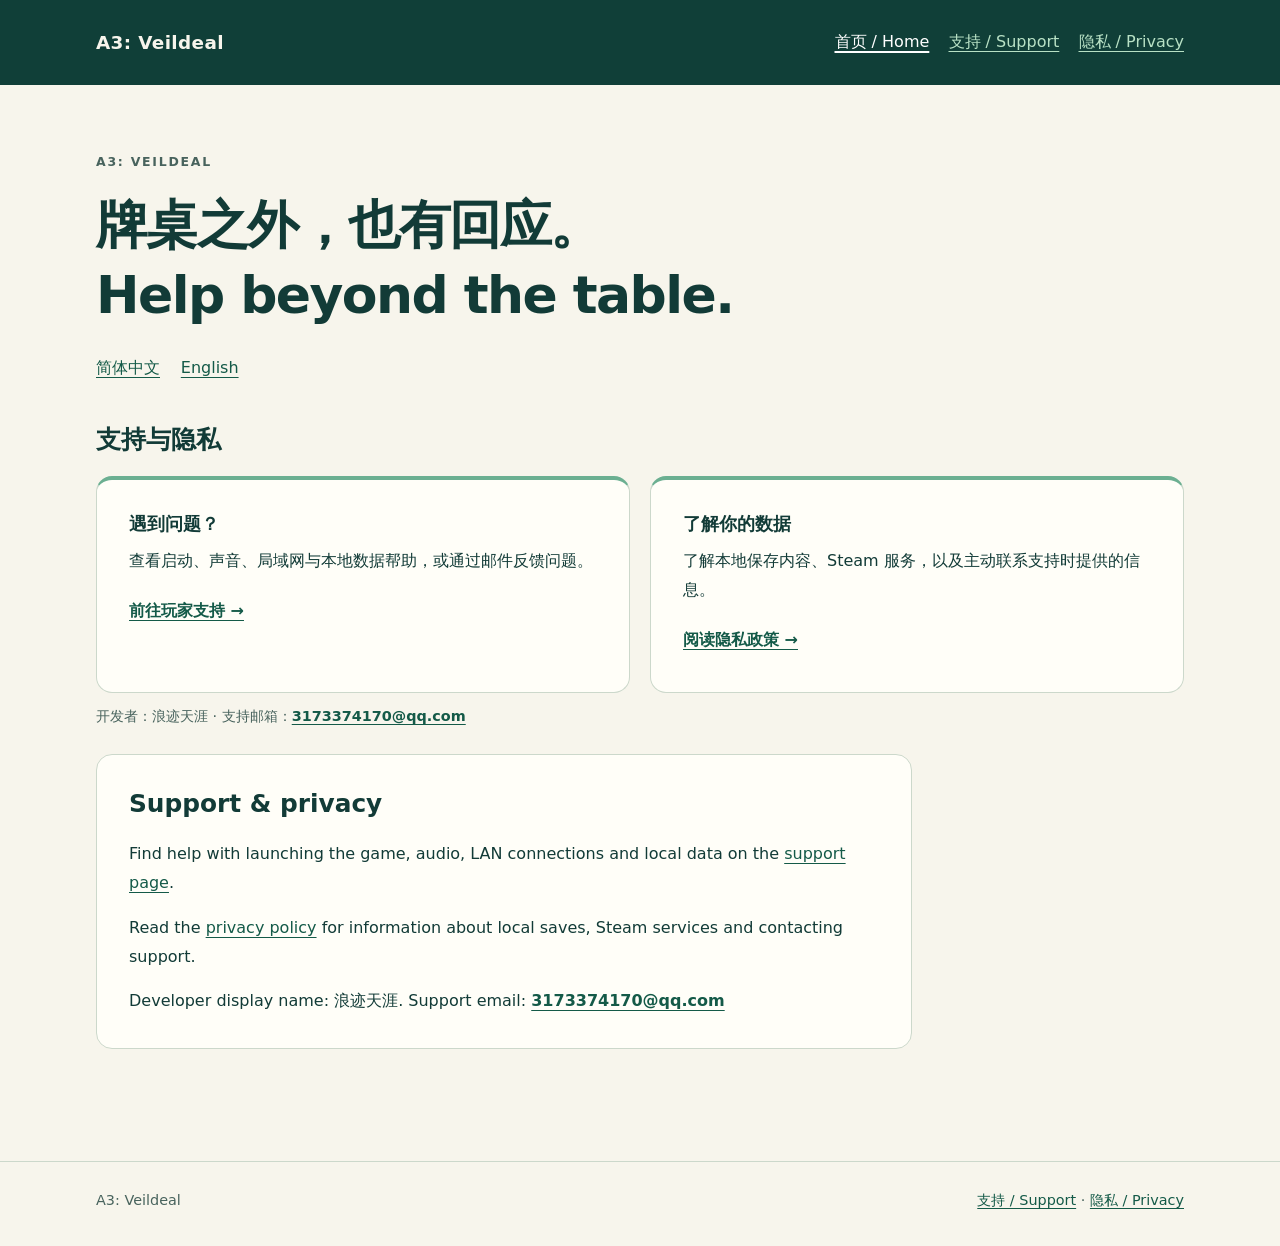
<file: index.html>
<!doctype html>
<html lang="zh-CN">
<head>
  <meta charset="utf-8">
  <meta name="viewport" content="width=device-width, initial-scale=1">
  <meta name="description" content="A3: Veildeal 的玩家支持与隐私说明。Player support and privacy information for A3: Veildeal.">
  <title>A3: Veildeal · 支持与隐私 / Support &amp; Privacy</title>
  <link rel="stylesheet" href="assets/site.css">
</head>
<body>
  <a class="skip" href="#main">跳至正文 / Skip to content</a>
  <header class="masthead"><div class="wrap header-row">
    <a class="brand" href="index.html">A3: Veildeal</a>
    <nav class="site-nav" aria-label="主导航 / Main navigation">
      <a href="index.html" aria-current="page">首页 / Home</a>
      <a href="support/index.html">支持 / Support</a>
      <a href="privacy/index.html">隐私 / Privacy</a>
    </nav>
  </div></header>
  <main id="main" class="wrap">
    <div class="hero">
      <p class="eyebrow">A3: Veildeal</p>
      <h1>牌桌之外，也有回应。<br><span lang="en">Help beyond the table.</span></h1>
      <nav class="language-nav" aria-label="正文语言 / Content language"><a href="#zh" lang="zh-CN">简体中文</a><a href="#en" lang="en">English</a></nav>
    </div>
    <section id="zh" lang="zh-CN" aria-labelledby="zh-title">
      <h2 id="zh-title">支持与隐私</h2>
      <div class="cards">
        <article class="card"><h3>遇到问题？</h3><p>查看启动、声音、局域网与本地数据帮助，或通过邮件反馈问题。</p><a class="card-link" href="support/index.html#zh">前往玩家支持 →</a></article>
        <article class="card"><h3>了解你的数据</h3><p>了解本地保存内容、Steam 服务，以及主动联系支持时提供的信息。</p><a class="card-link" href="privacy/index.html#zh">阅读隐私政策 →</a></article>
      </div>
      <p class="meta">开发者：浪迹天涯 · 支持邮箱：<a class="email" href="mailto:3173374170@qq.com">3173374170@qq.com</a></p>
    </section>
    <section id="en" lang="en" aria-labelledby="en-title" class="document">
      <h2 id="en-title">Support &amp; privacy</h2>
      <p>Find help with launching the game, audio, LAN connections and local data on the <a href="support/index.html#en">support page</a>.</p>
      <p>Read the <a href="privacy/index.html#en">privacy policy</a> for information about local saves, Steam services and contacting support.</p>
      <p>Developer display name: <span lang="zh-CN">浪迹天涯</span>. Support email: <a class="email" href="mailto:3173374170@qq.com">3173374170@qq.com</a></p>
    </section>
  </main>
  <footer class="footer"><div class="wrap footer-row"><p>A3: Veildeal</p><p><a href="support/index.html">支持 / Support</a> · <a href="privacy/index.html">隐私 / Privacy</a></p></div></footer>
</body>
</html>
</file>
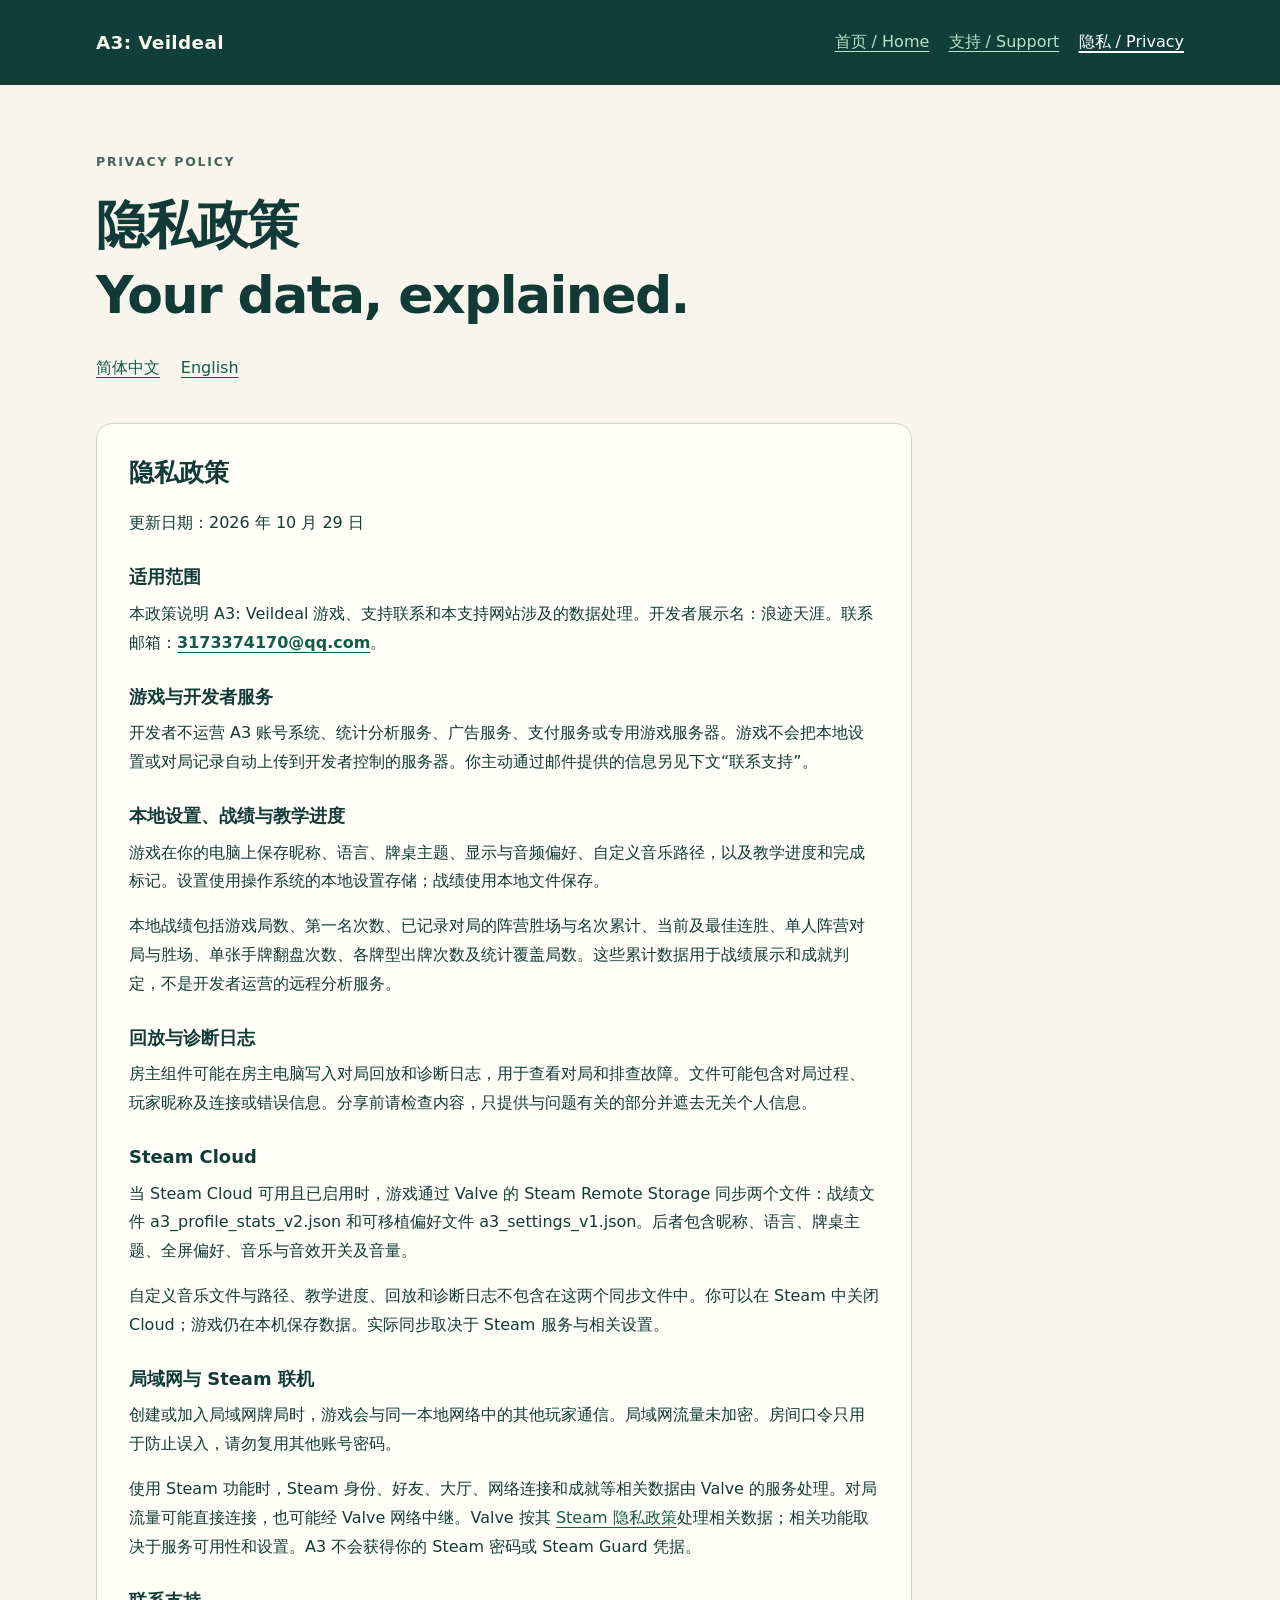
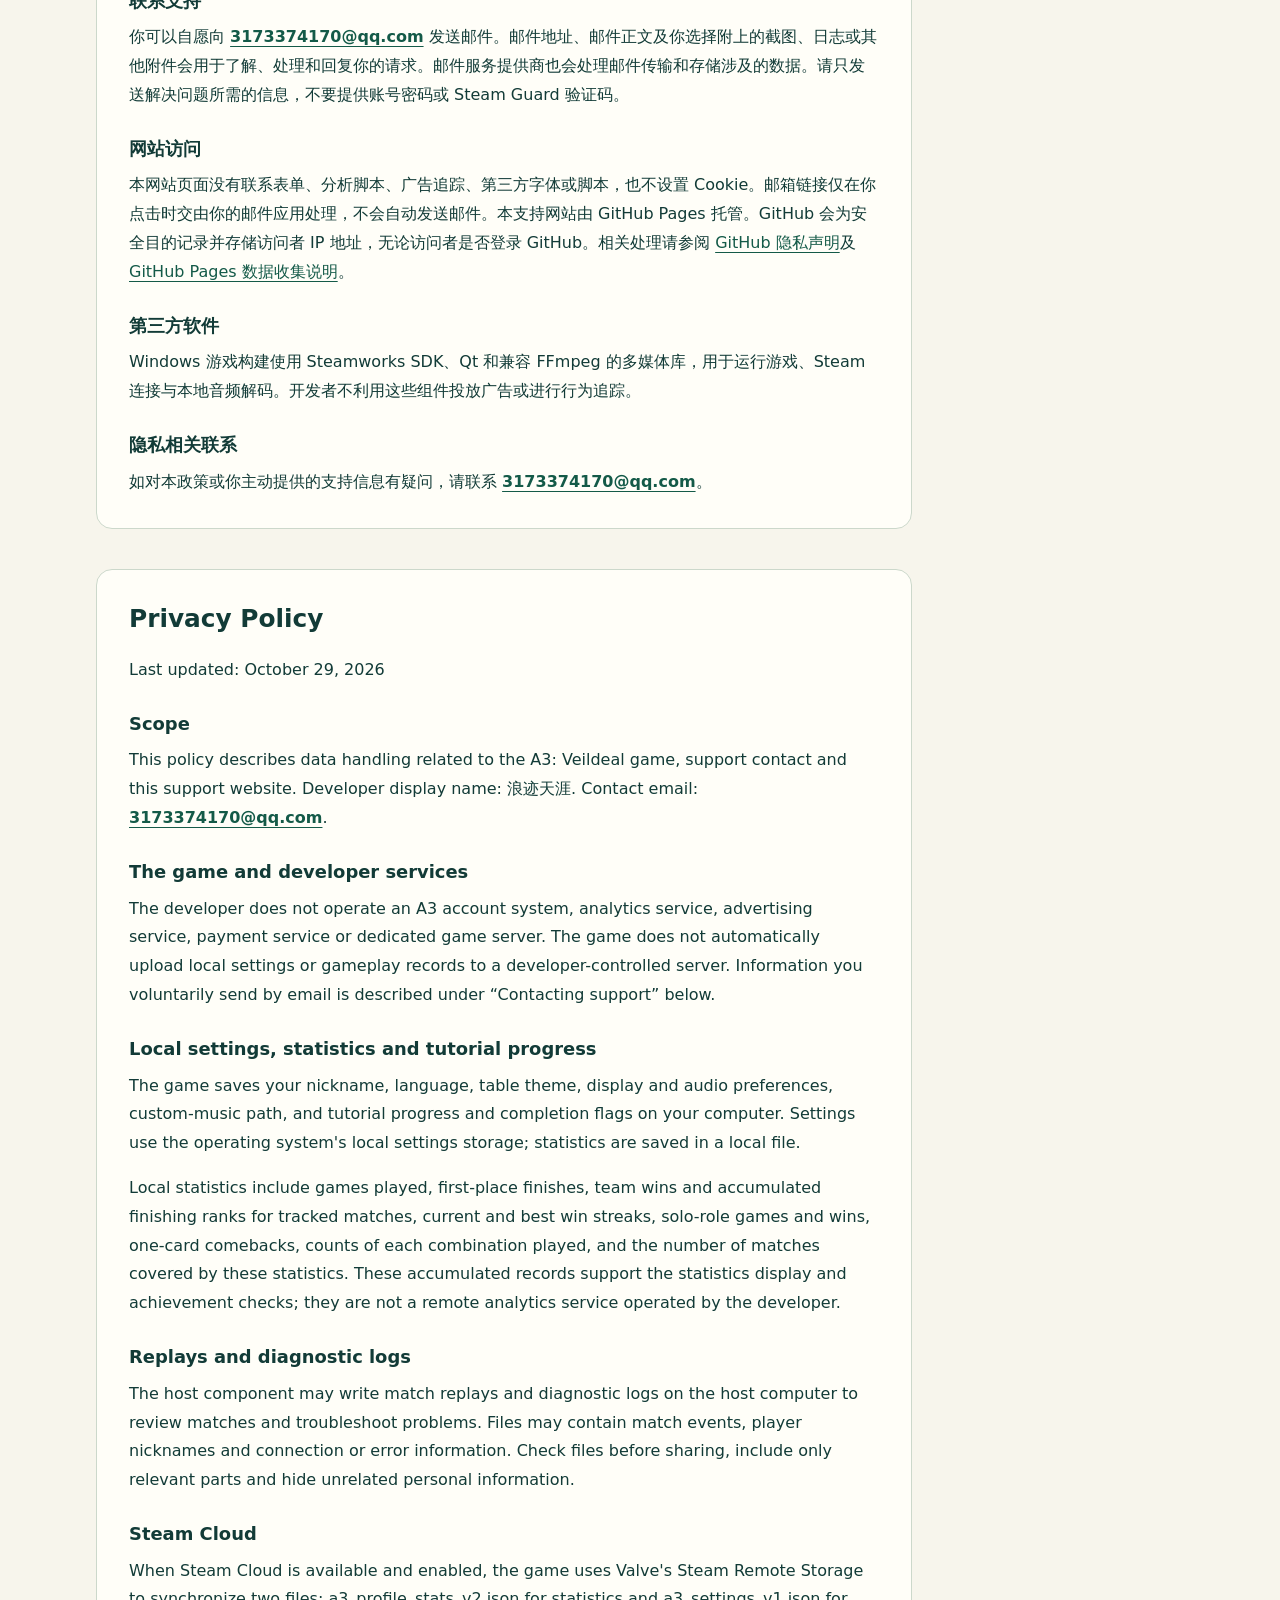
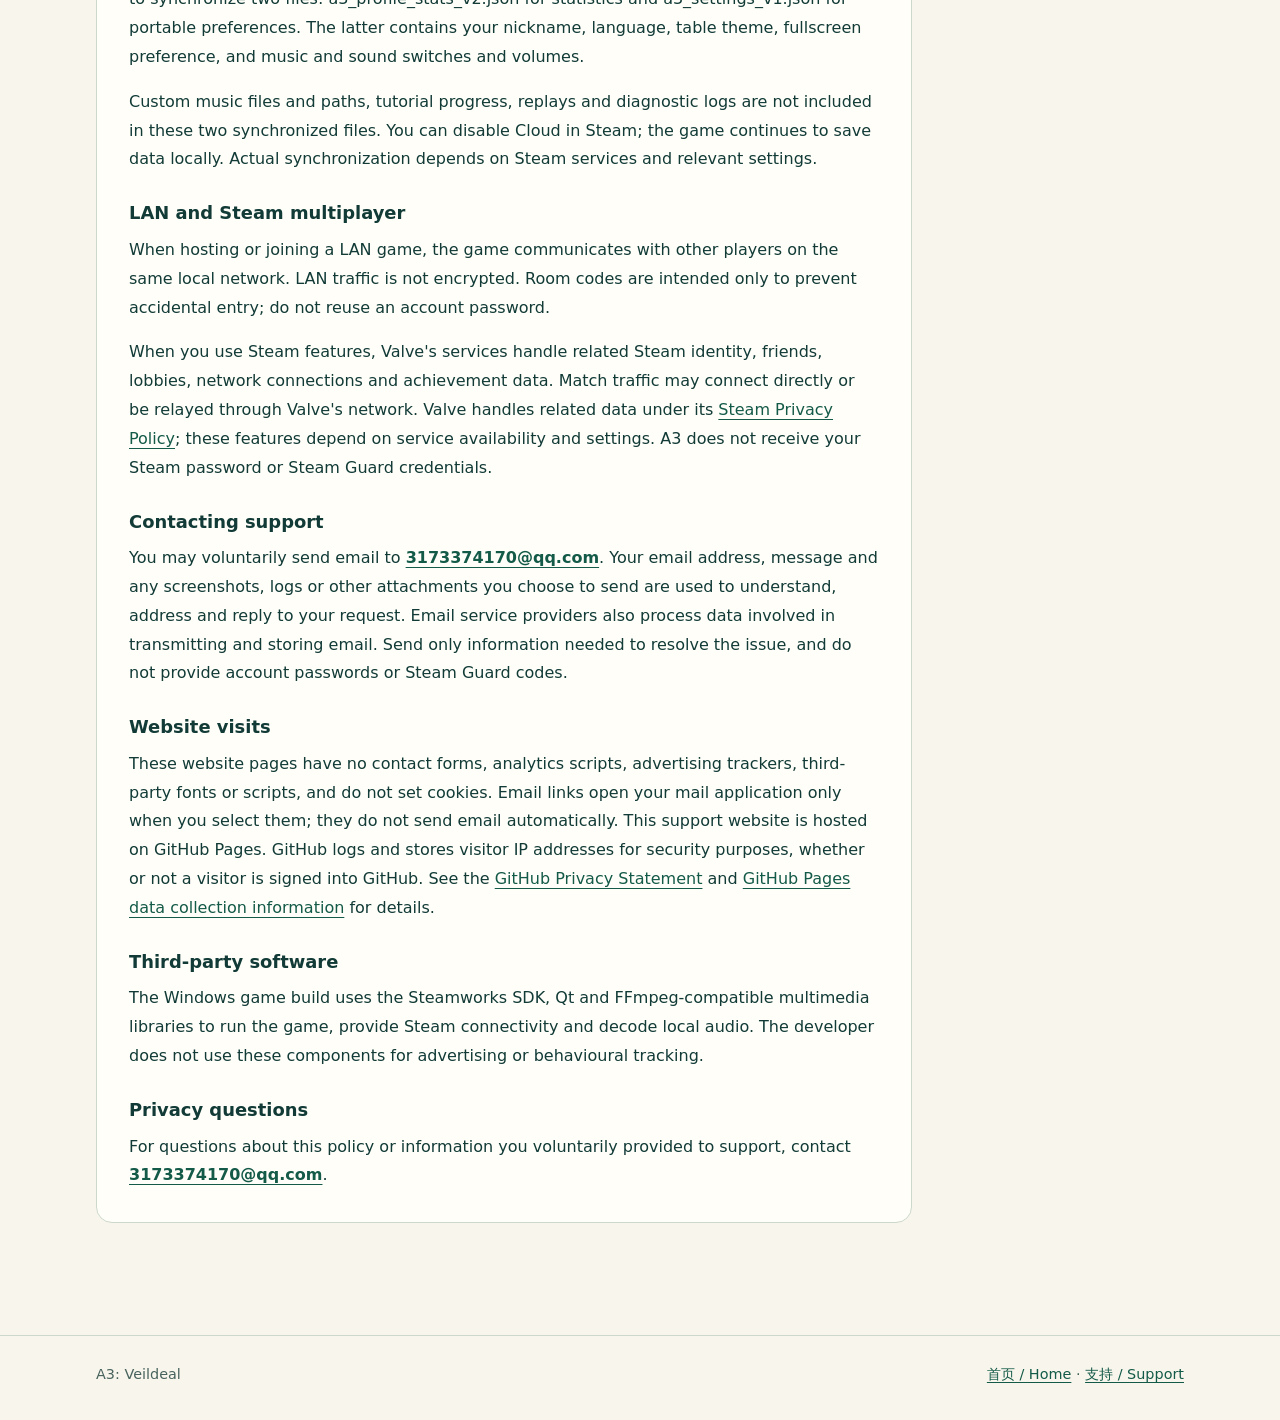
<file: privacy/index.html>
<!doctype html>
<html lang="zh-CN">
<head>
  <meta charset="utf-8">
  <meta name="viewport" content="width=device-width, initial-scale=1">
  <meta name="description" content="A3: Veildeal 隐私政策：本地数据、Steam 服务、邮件支持与网站访问。Privacy policy for local data, Steam, support email and website visits.">
  <title>隐私政策 / Privacy Policy · A3: Veildeal</title>
  <link rel="stylesheet" href="../assets/site.css">
</head>
<body>
  <a class="skip" href="#main">跳至正文 / Skip to content</a>
  <header class="masthead"><div class="wrap header-row">
    <a class="brand" href="../index.html">A3: Veildeal</a>
    <nav class="site-nav" aria-label="主导航 / Main navigation"><a href="../index.html">首页 / Home</a><a href="../support/index.html">支持 / Support</a><a href="index.html" aria-current="page">隐私 / Privacy</a></nav>
  </div></header>
  <main id="main" class="wrap">
    <div class="hero"><p class="eyebrow">Privacy policy</p><h1>隐私政策<br><span lang="en">Your data, explained.</span></h1><nav class="language-nav" aria-label="正文语言 / Content language"><a href="#zh" lang="zh-CN">简体中文</a><a href="#en" lang="en">English</a></nav></div>
<section id="zh" lang="zh-CN" class="document" aria-labelledby="zh-title"><h2 id="zh-title">隐私政策</h2>
<p>更新日期：2026 年 10 月 29 日</p>
<h3>适用范围</h3>
<p>本政策说明 A3: Veildeal 游戏、支持联系和本支持网站涉及的数据处理。开发者展示名：浪迹天涯。联系邮箱：<a class="email" href="mailto:3173374170@qq.com">3173374170@qq.com</a>。</p>
<h3>游戏与开发者服务</h3>
<p>开发者不运营 A3 账号系统、统计分析服务、广告服务、支付服务或专用游戏服务器。游戏不会把本地设置或对局记录自动上传到开发者控制的服务器。你主动通过邮件提供的信息另见下文“联系支持”。</p>
<h3>本地设置、战绩与教学进度</h3>
<p>游戏在你的电脑上保存昵称、语言、牌桌主题、显示与音频偏好、自定义音乐路径，以及教学进度和完成标记。设置使用操作系统的本地设置存储；战绩使用本地文件保存。</p>
<p>本地战绩包括游戏局数、第一名次数、已记录对局的阵营胜场与名次累计、当前及最佳连胜、单人阵营对局与胜场、单张手牌翻盘次数、各牌型出牌次数及统计覆盖局数。这些累计数据用于战绩展示和成就判定，不是开发者运营的远程分析服务。</p>
<h3>回放与诊断日志</h3>
<p>房主组件可能在房主电脑写入对局回放和诊断日志，用于查看对局和排查故障。文件可能包含对局过程、玩家昵称及连接或错误信息。分享前请检查内容，只提供与问题有关的部分并遮去无关个人信息。</p>
<h3>Steam Cloud</h3>
<p>当 Steam Cloud 可用且已启用时，游戏通过 Valve 的 Steam Remote Storage 同步两个文件：战绩文件 a3_profile_stats_v2.json 和可移植偏好文件 a3_settings_v1.json。后者包含昵称、语言、牌桌主题、全屏偏好、音乐与音效开关及音量。</p>
<p>自定义音乐文件与路径、教学进度、回放和诊断日志不包含在这两个同步文件中。你可以在 Steam 中关闭 Cloud；游戏仍在本机保存数据。实际同步取决于 Steam 服务与相关设置。</p>
<h3>局域网与 Steam 联机</h3>
<p>创建或加入局域网牌局时，游戏会与同一本地网络中的其他玩家通信。局域网流量未加密。房间口令只用于防止误入，请勿复用其他账号密码。</p>
<p>使用 Steam 功能时，Steam 身份、好友、大厅、网络连接和成就等相关数据由 Valve 的服务处理。对局流量可能直接连接，也可能经 Valve 网络中继。Valve 按其 <a href="https://store.steampowered.com/privacy_agreement/">Steam 隐私政策</a>处理相关数据；相关功能取决于服务可用性和设置。A3 不会获得你的 Steam 密码或 Steam Guard 凭据。</p>
<h3>联系支持</h3>
<p>你可以自愿向 <a class="email" href="mailto:3173374170@qq.com">3173374170@qq.com</a> 发送邮件。邮件地址、邮件正文及你选择附上的截图、日志或其他附件会用于了解、处理和回复你的请求。邮件服务提供商也会处理邮件传输和存储涉及的数据。请只发送解决问题所需的信息，不要提供账号密码或 Steam Guard 验证码。</p>
<h3>网站访问</h3>
<p>本网站页面没有联系表单、分析脚本、广告追踪、第三方字体或脚本，也不设置 Cookie。邮箱链接仅在你点击时交由你的邮件应用处理，不会自动发送邮件。本支持网站由 GitHub Pages 托管。GitHub 会为安全目的记录并存储访问者 IP 地址，无论访问者是否登录 GitHub。相关处理请参阅 <a href="https://docs.github.com/en/site-policy/privacy-policies/github-general-privacy-statement">GitHub 隐私声明</a>及 <a href="https://docs.github.com/en/pages/getting-started-with-github-pages/what-is-github-pages#data-collection">GitHub Pages 数据收集说明</a>。</p>
<h3>第三方软件</h3>
<p>Windows 游戏构建使用 Steamworks SDK、Qt 和兼容 FFmpeg 的多媒体库，用于运行游戏、Steam 连接与本地音频解码。开发者不利用这些组件投放广告或进行行为追踪。</p>
<h3>隐私相关联系</h3>
<p>如对本政策或你主动提供的支持信息有疑问，请联系 <a class="email" href="mailto:3173374170@qq.com">3173374170@qq.com</a>。</p>
</section><section id="en" lang="en" class="document" aria-labelledby="en-title"><h2 id="en-title">Privacy Policy</h2>
<p>Last updated: October 29, 2026</p>
<h3>Scope</h3>
<p>This policy describes data handling related to the A3: Veildeal game, support contact and this support website. Developer display name: <span lang="zh-CN">浪迹天涯</span>. Contact email: <a class="email" href="mailto:3173374170@qq.com">3173374170@qq.com</a>.</p>
<h3>The game and developer services</h3>
<p>The developer does not operate an A3 account system, analytics service, advertising service, payment service or dedicated game server. The game does not automatically upload local settings or gameplay records to a developer-controlled server. Information you voluntarily send by email is described under “Contacting support” below.</p>
<h3>Local settings, statistics and tutorial progress</h3>
<p>The game saves your nickname, language, table theme, display and audio preferences, custom-music path, and tutorial progress and completion flags on your computer. Settings use the operating system&#39;s local settings storage; statistics are saved in a local file.</p>
<p>Local statistics include games played, first-place finishes, team wins and accumulated finishing ranks for tracked matches, current and best win streaks, solo-role games and wins, one-card comebacks, counts of each combination played, and the number of matches covered by these statistics. These accumulated records support the statistics display and achievement checks; they are not a remote analytics service operated by the developer.</p>
<h3>Replays and diagnostic logs</h3>
<p>The host component may write match replays and diagnostic logs on the host computer to review matches and troubleshoot problems. Files may contain match events, player nicknames and connection or error information. Check files before sharing, include only relevant parts and hide unrelated personal information.</p>
<h3>Steam Cloud</h3>
<p>When Steam Cloud is available and enabled, the game uses Valve&#39;s Steam Remote Storage to synchronize two files: a3_profile_stats_v2.json for statistics and a3_settings_v1.json for portable preferences. The latter contains your nickname, language, table theme, fullscreen preference, and music and sound switches and volumes.</p>
<p>Custom music files and paths, tutorial progress, replays and diagnostic logs are not included in these two synchronized files. You can disable Cloud in Steam; the game continues to save data locally. Actual synchronization depends on Steam services and relevant settings.</p>
<h3>LAN and Steam multiplayer</h3>
<p>When hosting or joining a LAN game, the game communicates with other players on the same local network. LAN traffic is not encrypted. Room codes are intended only to prevent accidental entry; do not reuse an account password.</p>
<p>When you use Steam features, Valve&#39;s services handle related Steam identity, friends, lobbies, network connections and achievement data. Match traffic may connect directly or be relayed through Valve&#39;s network. Valve handles related data under its <a href="https://store.steampowered.com/privacy_agreement/">Steam Privacy Policy</a>; these features depend on service availability and settings. A3 does not receive your Steam password or Steam Guard credentials.</p>
<h3>Contacting support</h3>
<p>You may voluntarily send email to <a class="email" href="mailto:3173374170@qq.com">3173374170@qq.com</a>. Your email address, message and any screenshots, logs or other attachments you choose to send are used to understand, address and reply to your request. Email service providers also process data involved in transmitting and storing email. Send only information needed to resolve the issue, and do not provide account passwords or Steam Guard codes.</p>
<h3>Website visits</h3>
<p>These website pages have no contact forms, analytics scripts, advertising trackers, third-party fonts or scripts, and do not set cookies. Email links open your mail application only when you select them; they do not send email automatically. This support website is hosted on GitHub Pages. GitHub logs and stores visitor IP addresses for security purposes, whether or not a visitor is signed into GitHub. See the <a href="https://docs.github.com/en/site-policy/privacy-policies/github-general-privacy-statement">GitHub Privacy Statement</a> and <a href="https://docs.github.com/en/pages/getting-started-with-github-pages/what-is-github-pages#data-collection">GitHub Pages data collection information</a> for details.</p>
<h3>Third-party software</h3>
<p>The Windows game build uses the Steamworks SDK, Qt and FFmpeg-compatible multimedia libraries to run the game, provide Steam connectivity and decode local audio. The developer does not use these components for advertising or behavioural tracking.</p>
<h3>Privacy questions</h3>
<p>For questions about this policy or information you voluntarily provided to support, contact <a class="email" href="mailto:3173374170@qq.com">3173374170@qq.com</a>.</p>
</section>
  </main>
  <footer class="footer"><div class="wrap footer-row"><p>A3: Veildeal</p><p><a href="../index.html">首页 / Home</a> · <a href="../support/index.html">支持 / Support</a></p></div></footer>
</body>
</html>
</file>
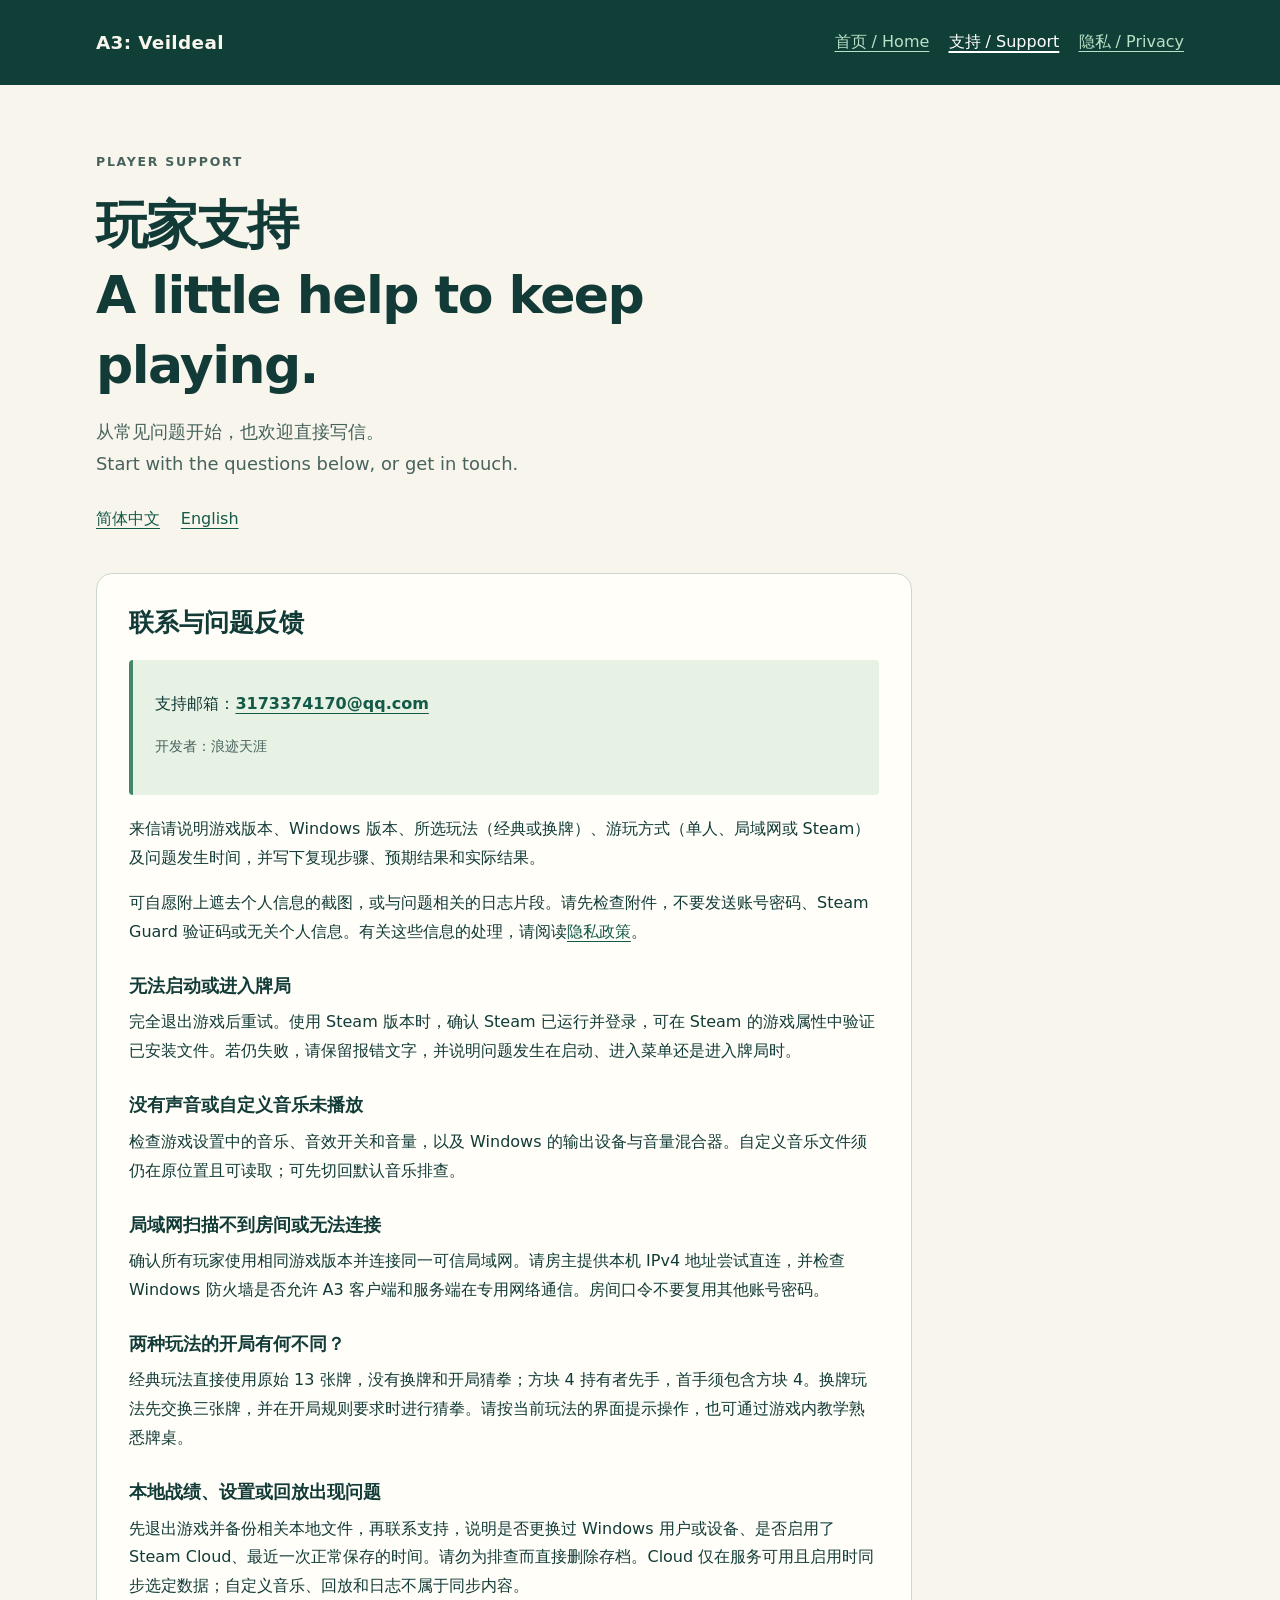
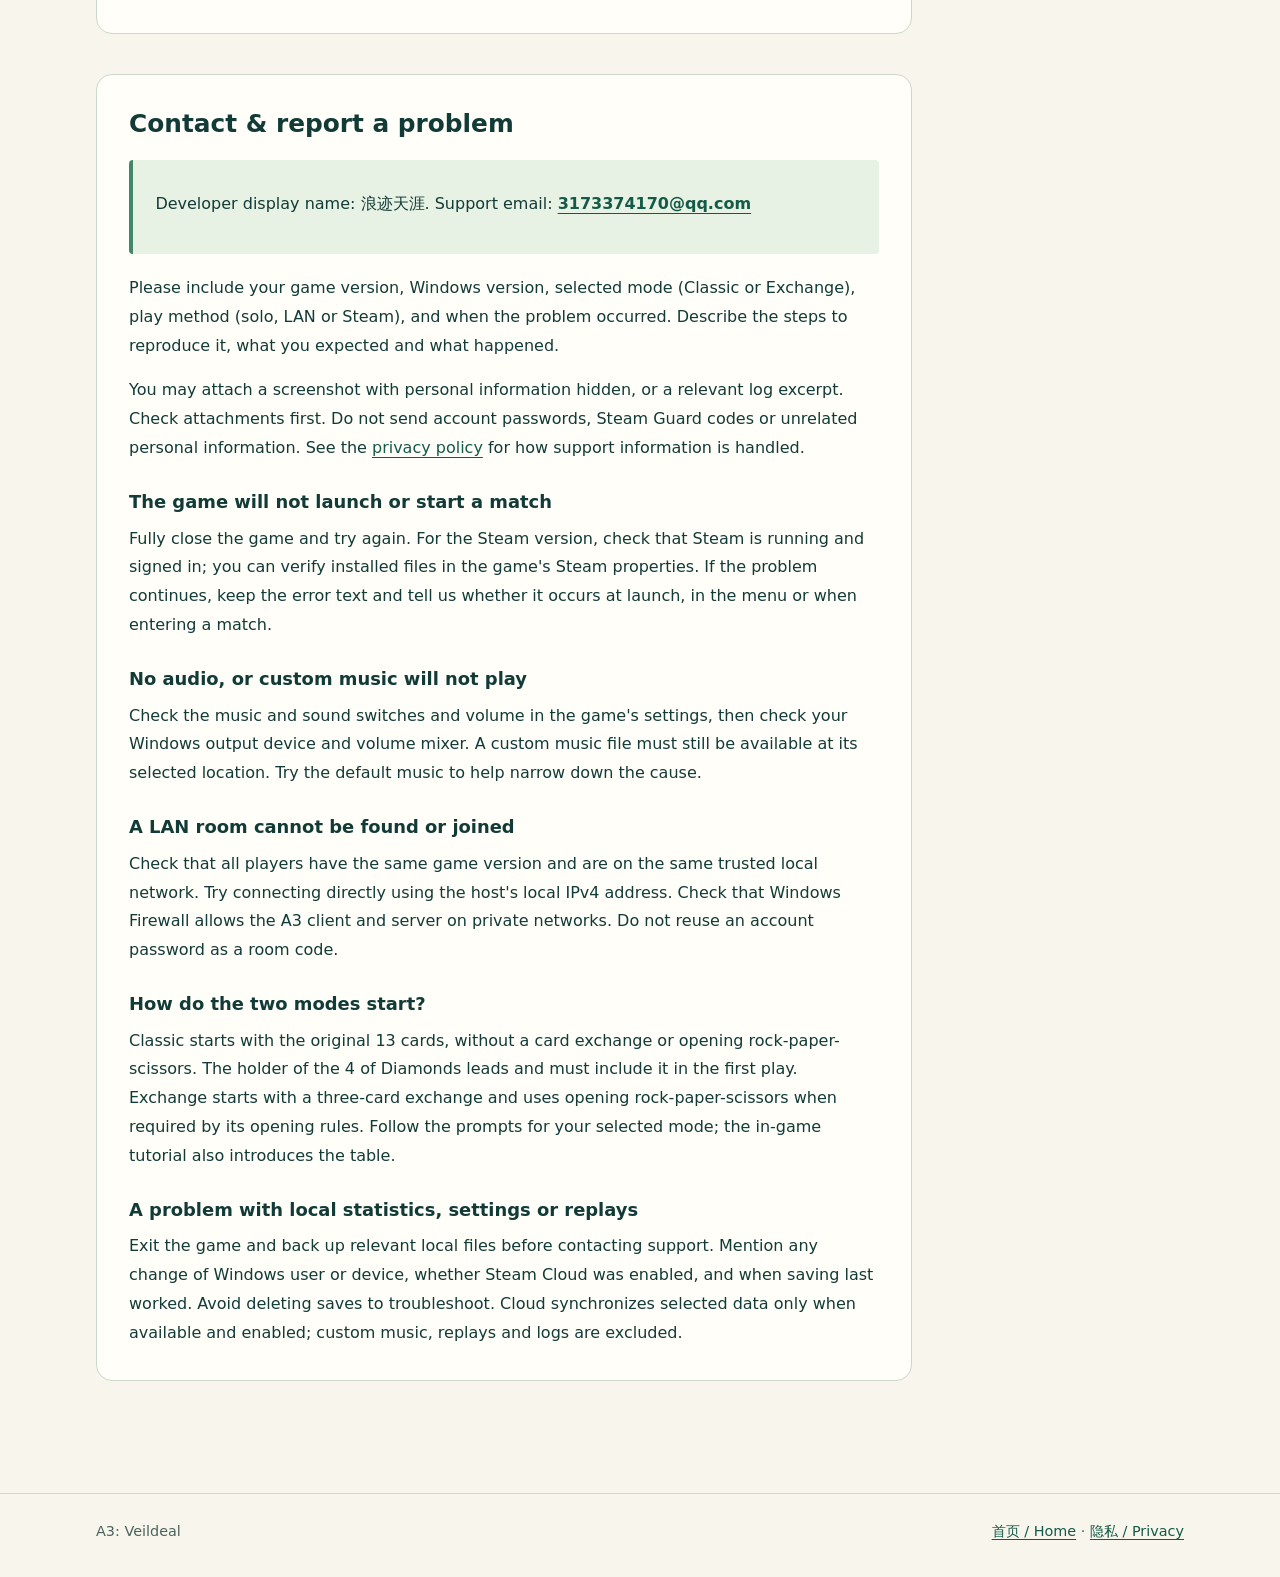
<file: support/index.html>
<!doctype html>
<html lang="zh-CN">
<head>
  <meta charset="utf-8">
  <meta name="viewport" content="width=device-width, initial-scale=1">
  <meta name="description" content="A3: Veildeal 玩家支持、常见问题与联系邮箱。Player support, common questions and contact email.">
  <title>玩家支持 / Support · A3: Veildeal</title>
  <link rel="stylesheet" href="../assets/site.css">
</head>
<body>
  <a class="skip" href="#main">跳至正文 / Skip to content</a>
  <header class="masthead"><div class="wrap header-row">
    <a class="brand" href="../index.html">A3: Veildeal</a>
    <nav class="site-nav" aria-label="主导航 / Main navigation"><a href="../index.html">首页 / Home</a><a href="index.html" aria-current="page">支持 / Support</a><a href="../privacy/index.html">隐私 / Privacy</a></nav>
  </div></header>
  <main id="main" class="wrap">
    <div class="hero"><p class="eyebrow">Player support</p><h1>玩家支持<br><span lang="en">A little help to keep playing.</span></h1><p class="lead">从常见问题开始，也欢迎直接写信。<br><span lang="en">Start with the questions below, or get in touch.</span></p><nav class="language-nav" aria-label="正文语言 / Content language"><a href="#zh" lang="zh-CN">简体中文</a><a href="#en" lang="en">English</a></nav></div>
    <section id="zh" lang="zh-CN" class="document" aria-labelledby="zh-title">
      <h2 id="zh-title">联系与问题反馈</h2>
      <div class="contact"><p>支持邮箱：<a class="email" href="mailto:3173374170@qq.com">3173374170@qq.com</a></p><p class="meta">开发者：浪迹天涯</p></div>
      <p>来信请说明游戏版本、Windows 版本、所选玩法（经典或换牌）、游玩方式（单人、局域网或 Steam）及问题发生时间，并写下复现步骤、预期结果和实际结果。</p>
      <p>可自愿附上遮去个人信息的截图，或与问题相关的日志片段。请先检查附件，不要发送账号密码、Steam Guard 验证码或无关个人信息。有关这些信息的处理，请阅读<a href="../privacy/index.html#zh">隐私政策</a>。</p>
      <h3>无法启动或进入牌局</h3>
      <p>完全退出游戏后重试。使用 Steam 版本时，确认 Steam 已运行并登录，可在 Steam 的游戏属性中验证已安装文件。若仍失败，请保留报错文字，并说明问题发生在启动、进入菜单还是进入牌局时。</p>
      <h3>没有声音或自定义音乐未播放</h3>
      <p>检查游戏设置中的音乐、音效开关和音量，以及 Windows 的输出设备与音量混合器。自定义音乐文件须仍在原位置且可读取；可先切回默认音乐排查。</p>
      <h3>局域网扫描不到房间或无法连接</h3>
      <p>确认所有玩家使用相同游戏版本并连接同一可信局域网。请房主提供本机 IPv4 地址尝试直连，并检查 Windows 防火墙是否允许 A3 客户端和服务端在专用网络通信。房间口令不要复用其他账号密码。</p>
      <h3>两种玩法的开局有何不同？</h3>
      <p>经典玩法直接使用原始 13 张牌，没有换牌和开局猜拳；方块 4 持有者先手，首手须包含方块 4。换牌玩法先交换三张牌，并在开局规则要求时进行猜拳。请按当前玩法的界面提示操作，也可通过游戏内教学熟悉牌桌。</p>
      <h3>本地战绩、设置或回放出现问题</h3>
      <p>先退出游戏并备份相关本地文件，再联系支持，说明是否更换过 Windows 用户或设备、是否启用了 Steam Cloud、最近一次正常保存的时间。请勿为排查而直接删除存档。Cloud 仅在服务可用且启用时同步选定数据；自定义音乐、回放和日志不属于同步内容。</p>
    </section>
    <section id="en" lang="en" class="document" aria-labelledby="en-title">
      <h2 id="en-title">Contact &amp; report a problem</h2>
      <div class="contact"><p>Developer display name: <span lang="zh-CN">浪迹天涯</span>. Support email: <a class="email" href="mailto:3173374170@qq.com">3173374170@qq.com</a></p></div>
      <p>Please include your game version, Windows version, selected mode (Classic or Exchange), play method (solo, LAN or Steam), and when the problem occurred. Describe the steps to reproduce it, what you expected and what happened.</p>
      <p>You may attach a screenshot with personal information hidden, or a relevant log excerpt. Check attachments first. Do not send account passwords, Steam Guard codes or unrelated personal information. See the <a href="../privacy/index.html#en">privacy policy</a> for how support information is handled.</p>
      <h3>The game will not launch or start a match</h3>
      <p>Fully close the game and try again. For the Steam version, check that Steam is running and signed in; you can verify installed files in the game's Steam properties. If the problem continues, keep the error text and tell us whether it occurs at launch, in the menu or when entering a match.</p>
      <h3>No audio, or custom music will not play</h3>
      <p>Check the music and sound switches and volume in the game's settings, then check your Windows output device and volume mixer. A custom music file must still be available at its selected location. Try the default music to help narrow down the cause.</p>
      <h3>A LAN room cannot be found or joined</h3>
      <p>Check that all players have the same game version and are on the same trusted local network. Try connecting directly using the host's local IPv4 address. Check that Windows Firewall allows the A3 client and server on private networks. Do not reuse an account password as a room code.</p>
      <h3>How do the two modes start?</h3>
      <p>Classic starts with the original 13 cards, without a card exchange or opening rock-paper-scissors. The holder of the 4 of Diamonds leads and must include it in the first play. Exchange starts with a three-card exchange and uses opening rock-paper-scissors when required by its opening rules. Follow the prompts for your selected mode; the in-game tutorial also introduces the table.</p>
      <h3>A problem with local statistics, settings or replays</h3>
      <p>Exit the game and back up relevant local files before contacting support. Mention any change of Windows user or device, whether Steam Cloud was enabled, and when saving last worked. Avoid deleting saves to troubleshoot. Cloud synchronizes selected data only when available and enabled; custom music, replays and logs are excluded.</p>
    </section>
  </main>
  <footer class="footer"><div class="wrap footer-row"><p>A3: Veildeal</p><p><a href="../index.html">首页 / Home</a> · <a href="../privacy/index.html">隐私 / Privacy</a></p></div></footer>
</body>
</html>
</file>
<file: assets/site.css>
:root {
  color-scheme: light;
  --ink: #123b37;
  --muted: #48635d;
  --paper: #f7f5ec;
  --card: #fffef8;
  --teal: #103f38;
  --mint: #b8e1c5;
  --line: #ccd8cb;
}
* { box-sizing: border-box; }
html { scroll-padding-top: 1.5rem; }
body { margin: 0; color: var(--ink); background: var(--paper); font: 1rem/1.8 system-ui, -apple-system, "Segoe UI", "Microsoft YaHei", sans-serif; }
a { color: #145a48; text-underline-offset: .22em; overflow-wrap: anywhere; }
a:hover { text-decoration-thickness: .15em; }
a:focus-visible { outline: 3px solid #a23d14; outline-offset: 5px; border-radius: 2px; }
.skip { position: absolute; top: -8rem; left: 1rem; z-index: 2; padding: .65rem 1rem; background: var(--card); }
.skip:focus { top: 1rem; }
.wrap { width: min(100% - 3rem, 68rem); margin-inline: auto; }
.masthead { background: var(--teal); color: var(--paper); }
.header-row { display: flex; align-items: center; justify-content: space-between; flex-wrap: wrap; gap: 1rem 2rem; padding-block: 1.4rem; }
.brand { color: var(--paper); font-weight: 750; letter-spacing: .02em; text-decoration: none; font-size: 1.15rem; }
.site-nav { display: flex; gap: .5rem 1.2rem; flex-wrap: wrap; }
.site-nav a { color: var(--mint); padding-block: .35rem; }
.site-nav a[aria-current="page"] { color: white; text-decoration-thickness: .15em; }
.masthead a:focus-visible { outline-color: #ffd08a; }
main { padding-block: 3.5rem 4.5rem; }
.hero { max-width: 49rem; margin-bottom: 2.5rem; }
.eyebrow { text-transform: uppercase; letter-spacing: .14em; font-size: .78rem; font-weight: 750; color: var(--muted); }
h1, h2, h3 { line-height: 1.35; overflow-wrap: anywhere; }
h1 { font-size: clamp(2rem, 5vw, 3.25rem); letter-spacing: -.03em; margin: .5rem 0 1rem; }
h2 { font-size: 1.55rem; margin: 0 0 1.25rem; }
h3 { font-size: 1.12rem; margin: 1.7rem 0 .5rem; }
p { margin: .65rem 0 1rem; }
.lead { color: var(--muted); font-size: 1.12rem; }
.language-nav { display: flex; flex-wrap: wrap; gap: .75rem 1.3rem; margin-top: 1.5rem; }
.cards { display: grid; grid-template-columns: repeat(2, minmax(0, 1fr)); gap: 1.25rem; }
.card, .document { background: var(--card); border: 1px solid var(--line); border-radius: 1rem; padding: 2rem; }
.card { border-top: 4px solid #6baf91; }
.card h3 { margin-top: 0; }
.card-link { display: inline-block; font-weight: 700; padding-block: .35rem; }
.document { max-width: 51rem; margin-block: 1.5rem 2.5rem; }
.document > :last-child { margin-bottom: 0; }
.contact { padding: 1.2rem 1.4rem; background: #e7f1e4; border-left: 4px solid #42876a; border-radius: .25rem; margin-block: 1.25rem; }
.email { font-weight: 700; overflow-wrap: anywhere; word-break: normal; }
.meta { font-size: .9rem; color: var(--muted); }
ul, ol { padding-left: 1.4rem; }
li { margin-block: .4rem; }
.footer { border-top: 1px solid var(--line); padding-block: 1.6rem 2rem; color: var(--muted); font-size: .9rem; }
.footer-row { display: flex; flex-wrap: wrap; gap: .65rem 2rem; align-items: baseline; justify-content: space-between; }
.footer p { margin: 0; }
@media (max-width: 40rem) {
  .wrap { width: calc(100% - 2rem); }
  .header-row { align-items: flex-start; gap: .65rem; }
  .site-nav { width: 100%; gap: .35rem 1rem; }
  main { padding-block: 2.4rem 3rem; }
  .cards { grid-template-columns: 1fr; }
  .card, .document { padding: 1.35rem; border-radius: .7rem; }
  .contact { padding: 1rem; }
}
@media print {
  body { background: white; }
  .masthead, .language-nav, .skip { display: none; }
  main { padding-block: 0; }
  .document { border: none; padding: 0; }
}
</file>
